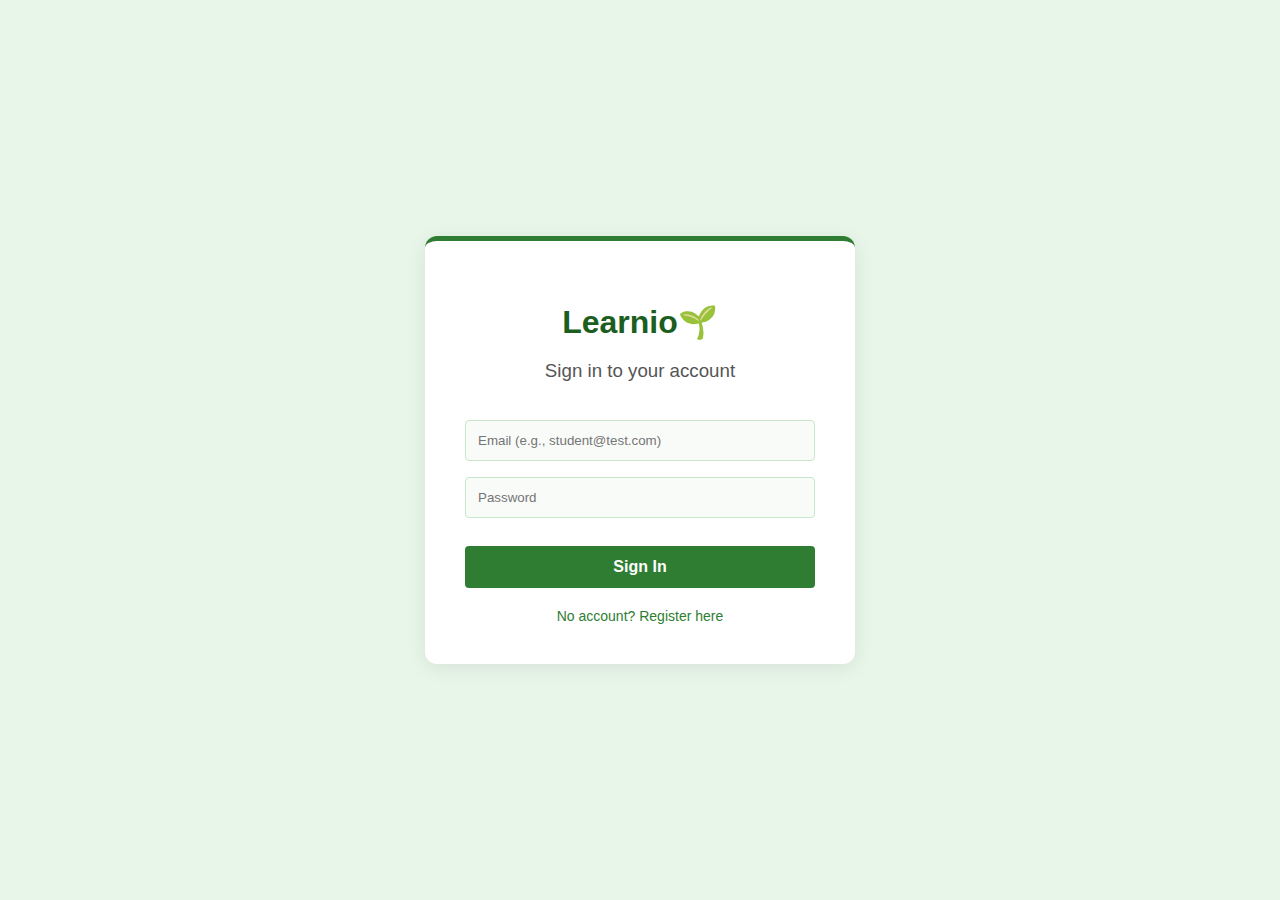
<file: Learnio/wwwroot/index.html>
<!DOCTYPE html>
<html lang="en">
<head>
    <meta charset="UTF-8">
    <meta name="viewport" content="width=device-width, initial-scale=1.0">
    <title>Sign In - Learnio</title>

    <link rel="stylesheet" href="login.css">
</head>
<body>

    <div class="login-container">
        <h1>Learnio🌱</h1>
        <h3>Sign in to your account</h3>

        <input type="email" id="email" placeholder="Email (e.g., student@test.com)">
        <input type="password" id="password" placeholder="Password">

        <button onclick="login()">Sign In</button>

        <p id="error-text" class="error-message"></p>

        <a href="#" class="link">No account? Register here</a>
    </div>

    <script src="app.js"></script>
</body>
</html>
</file>
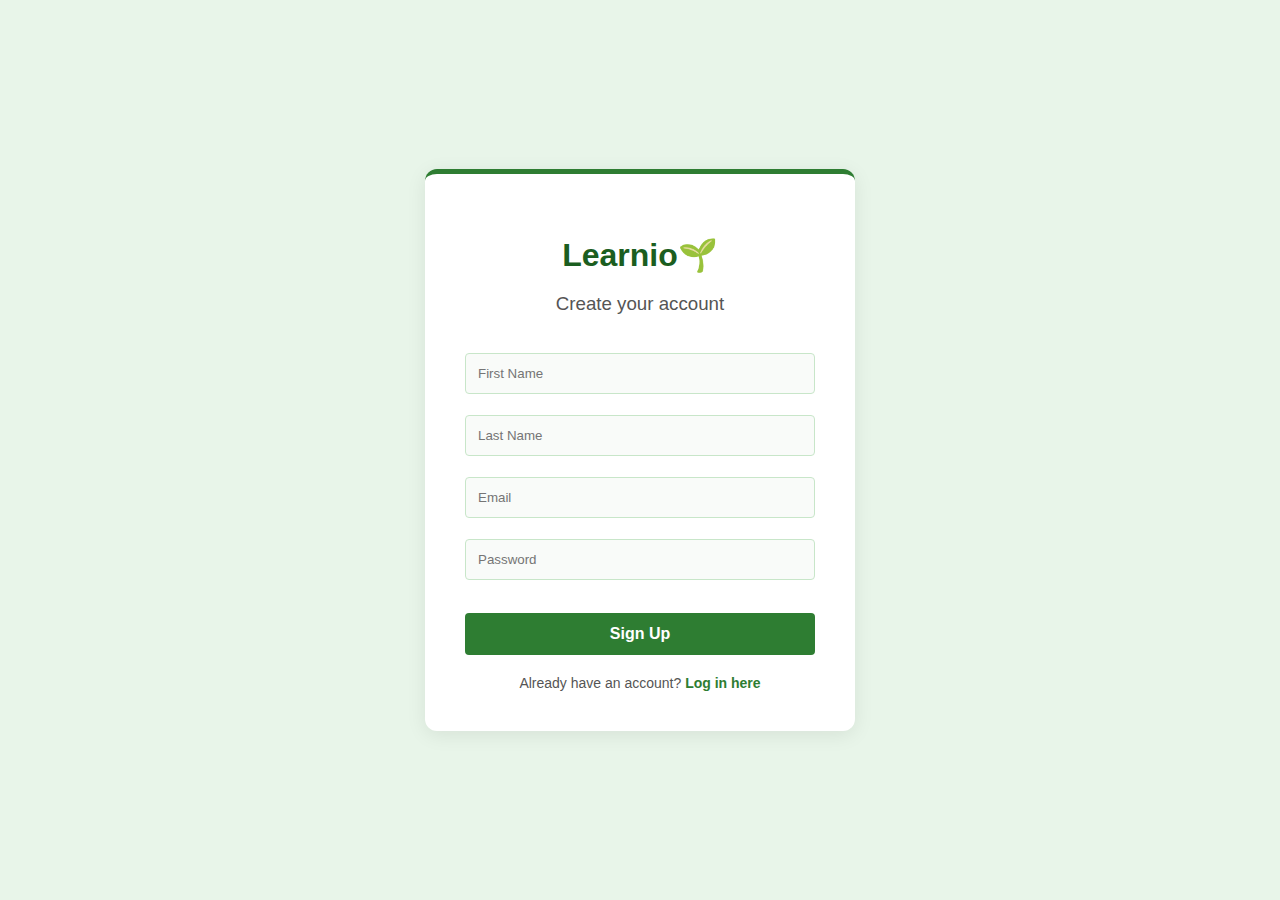
<file: Learnio/wwwroot/register.html>
﻿<!DOCTYPE html>
<html lang="en">
<head>
    <meta charset="UTF-8">
    <meta name="viewport" content="width=device-width, initial-scale=1.0">
    <title>Register - Learnio</title>
    <link rel="stylesheet" href="register.css">
</head>
<body>
    <div class="auth-container">
        <div class="auth-card">
            <h1>Learnio🌱</h1>
            <h3>Create your account</h3>

            <div class="form-group">
                <input type="text" id="reg-firstname" placeholder="First Name" class="auth-input">
            </div>
            <div class="form-group">
                <input type="text" id="reg-lastname" placeholder="Last Name" class="auth-input">
            </div>
            <div class="form-group">
                <input type="email" id="reg-email" placeholder="Email" class="auth-input">
            </div>
            <div class="form-group">
                <input type="password" id="reg-password" placeholder="Password" class="auth-input">
            </div>

            <button onclick="registerUser()" class="btn-primary">Sign Up</button>

            <div class="auth-footer">
                Already have an account? <a href="index.html">Log in here</a>
            </div>
        </div>
    </div>

    <script src="register.js"></script>
</body>
</html>
</file>
<file: Learnio/wwwroot/login.css>
/* login.css - ТОЛЬКО ДЛЯ ВХОДА */
body {
    font-family: 'Segoe UI', Tahoma, Geneva, Verdana, sans-serif;
    background-color: #e8f5e9; /* Тот самый нежно-зеленый фон */
    display: flex;
    justify-content: center;
    align-items: center;
    height: 100vh;
    margin: 0;
}

.login-container {
    background-color: white;
    padding: 40px;
    border-radius: 12px;
    box-shadow: 0 4px 20px rgba(0,0,0,0.08);
    width: 350px;
    text-align: center;
    border-top: 5px solid #2e7d32; /* Зеленая шапочка */
}

h1 {
    color: #1b5e20;
    margin-bottom: 10px;
}

h3 {
    color: #555;
    font-weight: normal;
    margin-bottom: 30px;
}

input {
    width: 100%;
    padding: 12px;
    margin: 8px 0;
    border: 1px solid #c8e6c9;
    border-radius: 4px;
    box-sizing: border-box;
    background-color: #f9fbf9;
}

    input:focus {
        outline: none;
        border-color: #2e7d32;
    }

button {
    width: 100%;
    padding: 12px;
    background-color: #2e7d32;
    color: white;
    border: none;
    border-radius: 4px;
    cursor: pointer;
    font-size: 16px;
    font-weight: bold;
    margin-top: 20px;
    transition: background-color 0.2s;
}

    button:hover {
        background-color: #1b5e20;
    }

.link {
    display: block;
    margin-top: 20px;
    font-size: 14px;
    color: #2e7d32;
    text-decoration: none;
}

.error-message {
    color: #d32f2f;
    margin-top: 15px;
    display: none;
}
</file>
<file: Learnio/wwwroot/register.css>
﻿

body {
    font-family: 'Segoe UI', Tahoma, Geneva, Verdana, sans-serif;
    background-color: #e8f5e9; /* Нежно-зеленый фон */
    display: flex;
    justify-content: center;
    align-items: center;
    min-height: 100vh; /* min-height лучше для мобилок */
    margin: 0;
}

/* Обертка */
.auth-container {
    display: flex;
    justify-content: center;
    align-items: center;
    width: 100%;
    padding: 20px; /* Добавим отступ на случай маленького экрана */
}

/* Карточка (Аналог .login-container) */
.auth-card {
    background-color: white;
    padding: 40px;
    border-radius: 12px;
    box-shadow: 0 4px 20px rgba(0,0,0,0.08);
    width: 100%; /* Растягиваем */
    max-width: 350px; /* Но не шире 350px */
    text-align: center;
    border-top: 5px solid #2e7d32; /* Зеленая шапочка */
}

h1 {
    color: #1b5e20;
    margin-bottom: 10px;
}

h3 {
    color: #555;
    font-weight: normal;
    margin-bottom: 30px;
}

/* === ПОЛЯ И КНОПКИ === */

.auth-input {
    width: 100%;
    padding: 12px;
    margin: 8px 0;
    border: 1px solid #c8e6c9;
    border-radius: 4px;
    box-sizing: border-box;
    background-color: #f9fbf9;
}

    .auth-input:focus {
        outline: none;
        border-color: #2e7d32;
    }

.form-group {
    margin-bottom: 5px;
}

.btn-primary {
    width: 100%;
    padding: 12px;
    background-color: #2e7d32;
    color: white;
    border: none;
    border-radius: 4px;
    cursor: pointer;
    font-size: 16px;
    font-weight: bold;
    margin-top: 20px;
    transition: background-color 0.2s;
}

    .btn-primary:hover {
        background-color: #1b5e20;
    }

/* Подвал */
.auth-footer {
    margin-top: 20px;
    font-size: 14px;
    color: #555;
}

    .auth-footer a {
        color: #2e7d32;
        text-decoration: none;
        font-weight: bold;
    }

        .auth-footer a:hover {
            text-decoration: underline;
        }
</file>
